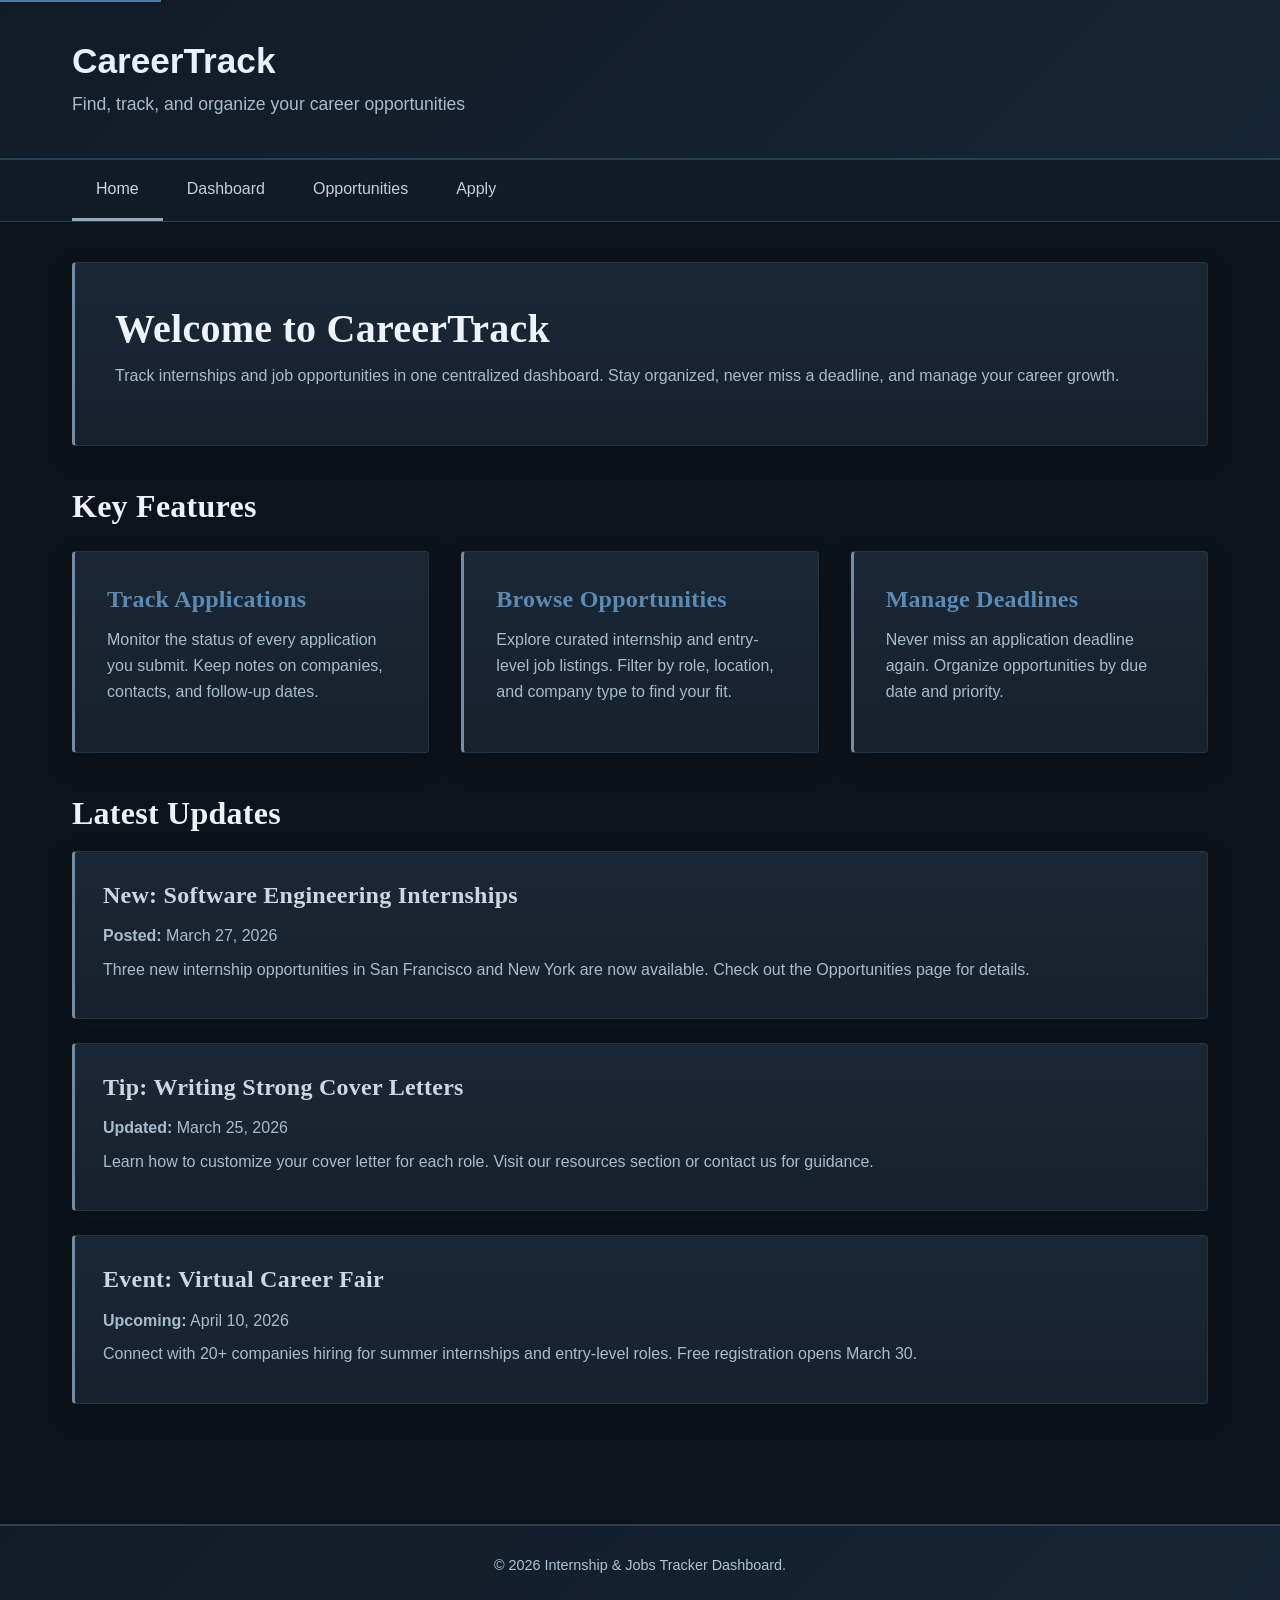
<file: index.html>
<!doctype html>
<html lang="en">
<head>
    <meta charset="UTF-8">
    <meta name="viewport" content="width=device-width, initial-scale=1.0">
    <title>CareerTrack</title>
    <link rel="stylesheet" href="styles.css">
</head>
<body>
    <a href="#main-content" class="skip-link">Skip to main content</a>
    
    <header>
        <div class="container">
            <p class="site-title">CareerTrack</p>
            <p class="tagline">Find, track, and organize your career opportunities</p>
        </div>
    </header>

    <nav>
        <div class="container">
            <ul class="nav-list">
                <li><a href="index.html" class="active">Home</a></li>
                <li><a href="dashboard.html">Dashboard</a></li>
                <li><a href="jobs.html">Opportunities</a></li>
                <li><a href="contact.html">Apply</a></li>
            </ul>
        </div>
    </nav>

    <main id="main-content">
        <div class="container">
            <section class="hero">
                <h1>Welcome to CareerTrack</h1>
                <p>Track internships and job opportunities in one centralized dashboard. Stay organized, never miss a deadline, and manage your career growth.</p>
            </section>

            <section class="features">
                <h2>Key Features</h2>
                <div class="feature-grid">
                    <article class="feature-card">
                        <h3>Track Applications</h3>
                        <p>Monitor the status of every application you submit. Keep notes on companies, contacts, and follow-up dates.</p>
                    </article>
                    <article class="feature-card">
                        <h3>Browse Opportunities</h3>
                        <p>Explore curated internship and entry-level job listings. Filter by role, location, and company type to find your fit.</p>
                    </article>
                    <article class="feature-card">
                        <h3>Manage Deadlines</h3>
                        <p>Never miss an application deadline again. Organize opportunities by due date and priority.</p>
                    </article>
                </div>
            </section>

            <section class="latest-updates">
                <h2>Latest Updates</h2>
                <div class="updates-list">
                    <article class="update-item">
                        <h3>New: Software Engineering Internships</h3>
                        <p><strong>Posted:</strong> March 27, 2026</p>
                        <p>Three new internship opportunities in San Francisco and New York are now available. Check out the Opportunities page for details.</p>
                    </article>
                    <article class="update-item">
                        <h3>Tip: Writing Strong Cover Letters</h3>
                        <p><strong>Updated:</strong> March 25, 2026</p>
                        <p>Learn how to customize your cover letter for each role. Visit our resources section or contact us for guidance.</p>
                    </article>
                    <article class="update-item">
                        <h3>Event: Virtual Career Fair</h3>
                        <p><strong>Upcoming:</strong> April 10, 2026</p>
                        <p>Connect with 20+ companies hiring for summer internships and entry-level roles. Free registration opens March 30.</p>
                    </article>
                </div>
            </section>
        </div>
    </main>

    <footer>
        <div class="container">
            <p>&copy; 2026 Internship & Jobs Tracker Dashboard.</p>
        </div>
    </footer>
</body>
</html>
</file>
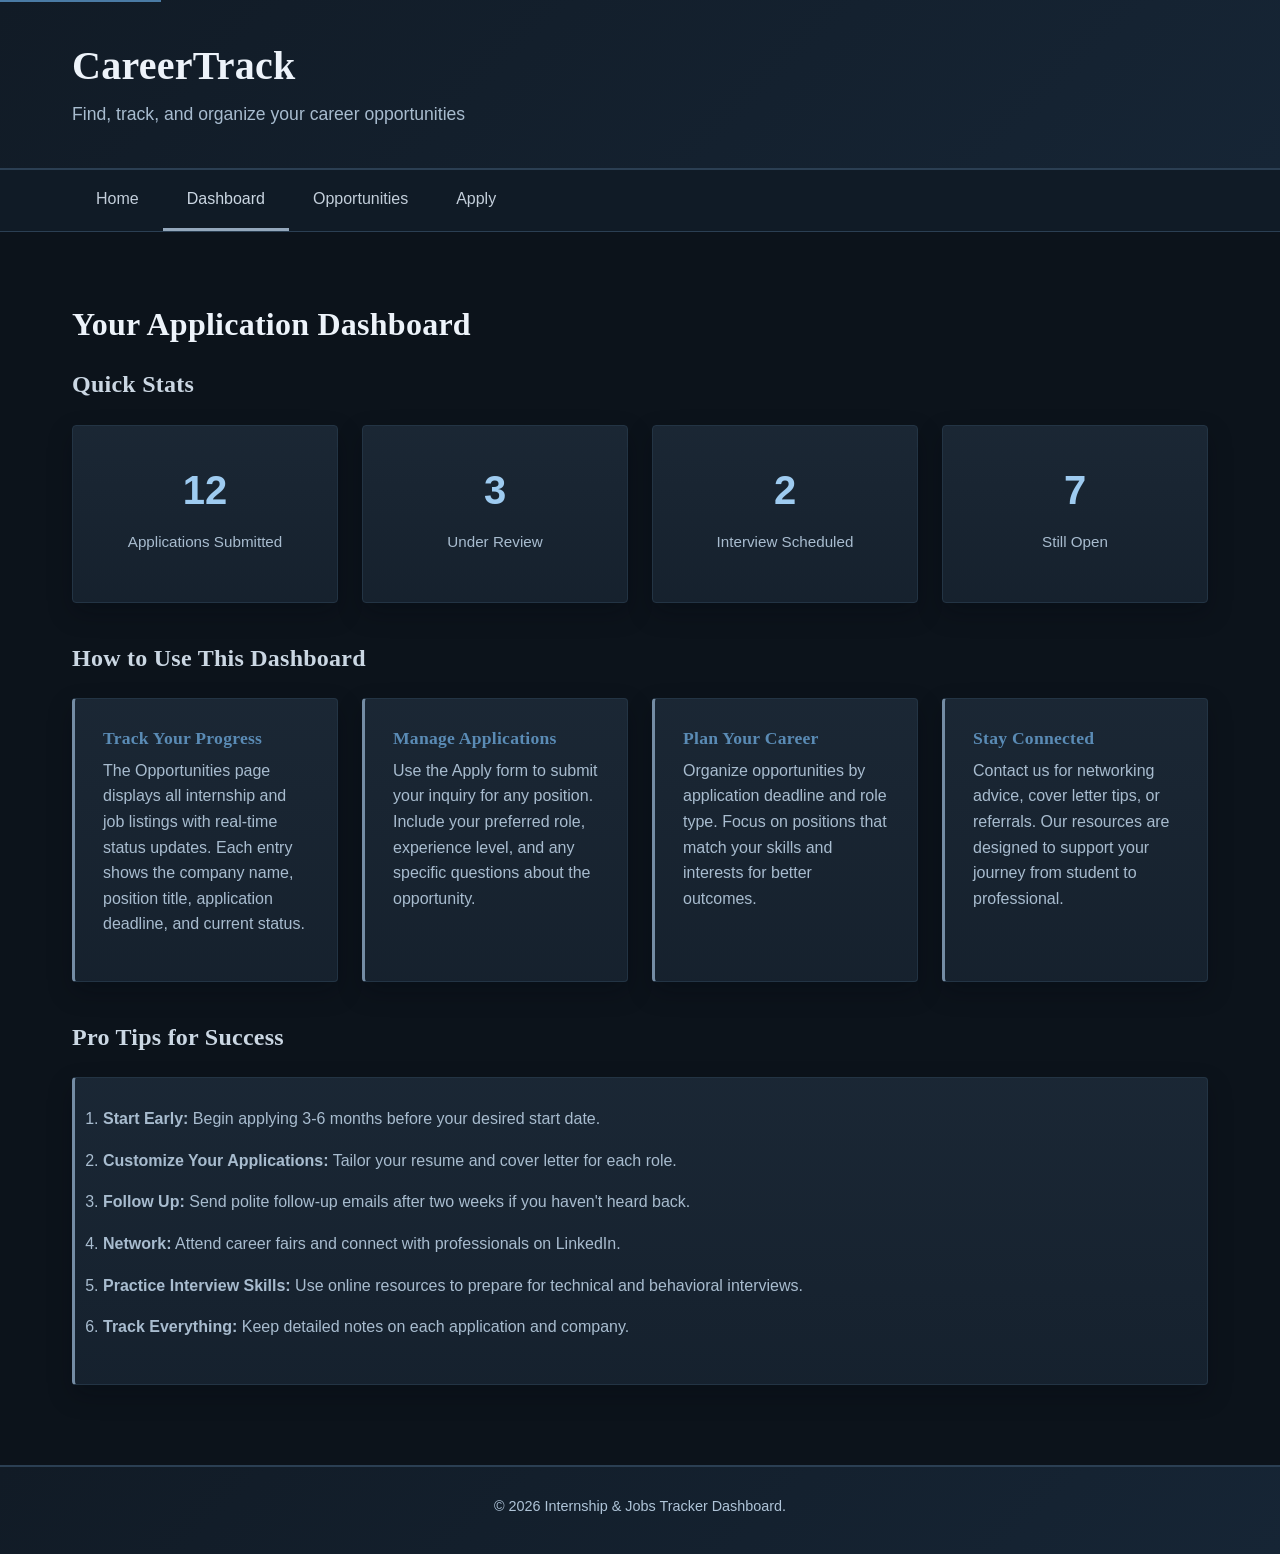
<file: about.html>
<!doctype html>
<html lang="en">
<head>
    <meta charset="UTF-8">
    <meta name="viewport" content="width=device-width, initial-scale=1.0">
    <title>Dashboard - CareerTrack</title>
    <link rel="stylesheet" href="styles.css">
</head>
<body>
    <a href="#main-content" class="skip-link">Skip to main content</a>
    
    <header>
        <div class="container">
            <h1>CareerTrack</h1>
            <p class="tagline">Find, track, and organize your career opportunities</p>
        </div>
    </header>

    <nav>
        <div class="container">
            <ul class="nav-list">
                <li><a href="index.html">Home</a></li>
                <li><a href="about.html" class="active">Dashboard</a></li>
                <li><a href="jobs.html">Opportunities</a></li>
                <li><a href="contact.html">Apply</a></li>
            </ul>
        </div>
    </nav>

    <main id="main-content">
        <div class="container">
            <h2>Your Application Dashboard</h2>
            
            <section class="dashboard-overview">
                <h3>Quick Stats</h3>
                <div class="stats-grid">
                    <div class="stat-card">
                        <p class="stat-number">12</p>
                        <p class="stat-label">Applications Submitted</p>
                    </div>
                    <div class="stat-card">
                        <p class="stat-number">3</p>
                        <p class="stat-label">Under Review</p>
                    </div>
                    <div class="stat-card">
                        <p class="stat-number">2</p>
                        <p class="stat-label">Interview Scheduled</p>
                    </div>
                    <div class="stat-card">
                        <p class="stat-number">7</p>
                        <p class="stat-label">Still Open</p>
                    </div>
                </div>
            </section>

            <section class="dashboard-content">
                <h3>How to Use This Dashboard</h3>
                <div class="info-boxes">
                    <article class="info-box">
                        <h4>Track Your Progress</h4>
                        <p>The Opportunities page displays all internship and job listings with real-time status updates. Each entry shows the company name, position title, application deadline, and current status.</p>
                    </article>
                    <article class="info-box">
                        <h4>Manage Applications</h4>
                        <p>Use the Apply form to submit your inquiry for any position. Include your preferred role, experience level, and any specific questions about the opportunity.</p>
                    </article>
                    <article class="info-box">
                        <h4>Plan Your Career</h4>
                        <p>Organize opportunities by application deadline and role type. Focus on positions that match your skills and interests for better outcomes.</p>
                    </article>
                    <article class="info-box">
                        <h4>Stay Connected</h4>
                        <p>Contact us for networking advice, cover letter tips, or referrals. Our resources are designed to support your journey from student to professional.</p>
                    </article>
                </div>
            </section>

            <section class="dashboard-tips">
                <h3>Pro Tips for Success</h3>
                <ol class="tips-list">
                    <li><strong>Start Early:</strong> Begin applying 3-6 months before your desired start date.</li>
                    <li><strong>Customize Your Applications:</strong> Tailor your resume and cover letter for each role.</li>
                    <li><strong>Follow Up:</strong> Send polite follow-up emails after two weeks if you haven't heard back.</li>
                    <li><strong>Network:</strong> Attend career fairs and connect with professionals on LinkedIn.</li>
                    <li><strong>Practice Interview Skills:</strong> Use online resources to prepare for technical and behavioral interviews.</li>
                    <li><strong>Track Everything:</strong> Keep detailed notes on each application and company.</li>
                </ol>
            </section>
        </div>
    </main>

    <footer>
        <div class="container">
            <p>&copy; 2026 Internship & Jobs Tracker Dashboard.</p>
        </div>
    </footer>
</body>
</html>
</file>
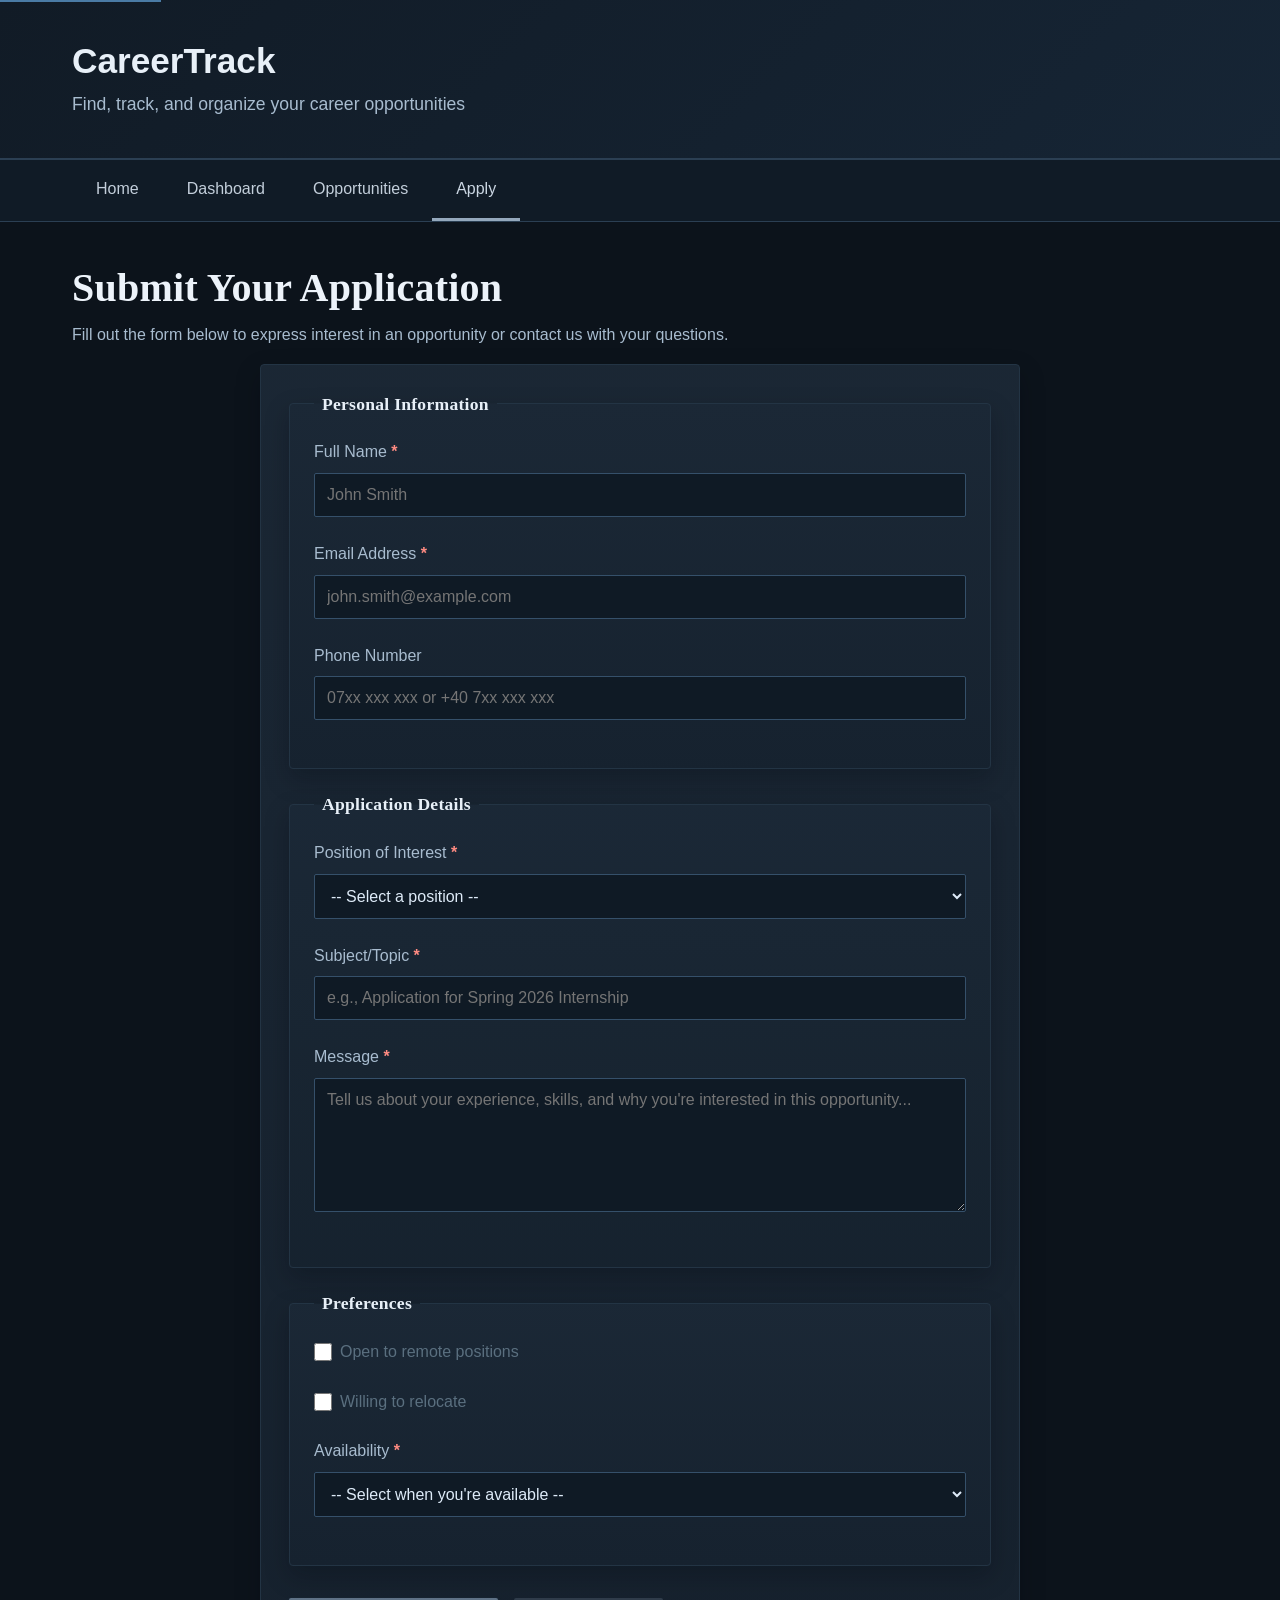
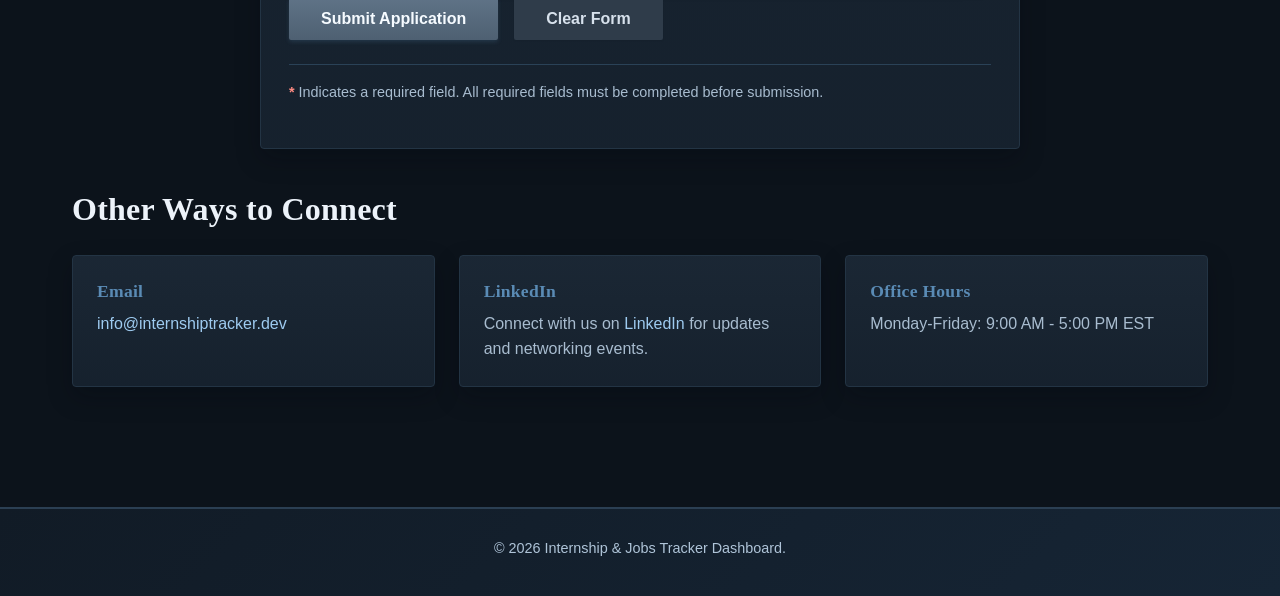
<file: contact.html>
<!doctype html>
<html lang="en">
<head>
    <meta charset="UTF-8">
    <meta name="viewport" content="width=device-width, initial-scale=1.0">
    <title>Apply - CareerTrack</title>
    <link rel="stylesheet" href="styles.css">
</head>
<body>
    <a href="#main-content" class="skip-link">Skip to main content</a>
    
    <header>
        <div class="container">
            <p class="site-title">CareerTrack</p>
            <p class="tagline">Find, track, and organize your career opportunities</p>
        </div>
    </header>

    <nav>
        <div class="container">
            <ul class="nav-list">
                <li><a href="index.html">Home</a></li>
                <li><a href="dashboard.html">Dashboard</a></li>
                <li><a href="jobs.html">Opportunities</a></li>
                <li><a href="contact.html" class="active">Apply</a></li>
            </ul>
        </div>
    </nav>

    <main id="main-content">
        <div class="container">
            <h1>Submit Your Application</h1>
            <p>Fill out the form below to express interest in an opportunity or contact us with your questions.</p>

            <section class="form-section">
                <form class="application-form" action="#" method="POST">
                    
                    <fieldset>
                        <legend>Personal Information</legend>
                        
                        <div class="form-group">
                            <label for="full-name">Full Name <span class="required">*</span></label>
                            <input 
                                type="text" 
                                id="full-name" 
                                name="full_name" 
                                required 
                                placeholder="John Smith"
                                aria-required="true"
                            >
                        </div>

                        <div class="form-group">
                            <label for="email">Email Address <span class="required">*</span></label>
                            <input 
                                type="email" 
                                id="email" 
                                name="email" 
                                required 
                                placeholder="john.smith@example.com"
                                aria-required="true"
                            >
                        </div>

                        <div class="form-group">
                            <label for="phone">Phone Number</label>
                            <input 
                                type="tel" 
                                id="phone" 
                                name="phone" 
                                placeholder="07xx xxx xxx or +40 7xx xxx xxx"
                                inputmode="tel"
                                autocomplete="tel-national"
                                pattern="^(\+40\s?|0)7\d{2}[\s.-]?\d{3}[\s.-]?\d{3}$"
                                title="Use a valid phone number from Romania: 07xx xxx xxx or +40 7xx xxx xxx"
                            >
                        </div>
                    </fieldset>

                    <fieldset>
                        <legend>Application Details</legend>
                        
                        <div class="form-group">
                            <label for="position">Position of Interest <span class="required">*</span></label>
                            <select id="position" name="position" required aria-required="true">
                                <option value="">-- Select a position --</option>
                                <option value="software-eng">Software Engineering Internship</option>
                                <option value="data-analytics">Data Analytics Internship</option>
                                <option value="ui-ux">UI/UX Design Internship</option>
                                <option value="business-analyst">Business Analyst Internship</option>
                                <option value="environmental">Environmental Science Internship</option>
                                <option value="marketing">Marketing & Communications Internship</option>
                                <option value="cybersecurity">Cybersecurity Internship</option>
                                <option value="product-mgmt">Product Management Internship</option>
                            </select>
                        </div>

                        <div class="form-group">
                            <label for="subject">Subject/Topic <span class="required">*</span></label>
                            <input 
                                type="text" 
                                id="subject" 
                                name="subject" 
                                required 
                                placeholder="e.g., Application for Spring 2026 Internship"
                                aria-required="true"
                            >
                        </div>

                        <div class="form-group">
                            <label for="message">Message <span class="required">*</span></label>
                            <textarea 
                                id="message" 
                                name="message" 
                                rows="6" 
                                required 
                                placeholder="Tell us about your experience, skills, and why you're interested in this opportunity..."
                                aria-required="true"
                            ></textarea>
                        </div>
                    </fieldset>

                    <fieldset>
                        <legend>Preferences</legend>
                        
                        <div class="form-group checkbox-group">
                            <label for="remote">
                                <input 
                                    type="checkbox" 
                                    id="remote" 
                                    name="remote" 
                                    value="yes"
                                >
                                Open to remote positions
                            </label>
                        </div>

                        <div class="form-group checkbox-group">
                            <label for="relocation">
                                <input 
                                    type="checkbox" 
                                    id="relocation" 
                                    name="relocation" 
                                    value="yes"
                                >
                                Willing to relocate
                            </label>
                        </div>

                        <div class="form-group">
                            <label for="availability">Availability <span class="required">*</span></label>
                            <select id="availability" name="availability" required aria-required="true">
                                <option value="">-- Select when you're available --</option>
                                <option value="summer-2026">Summer 2026</option>
                                <option value="fall-2026">Fall 2026</option>
                                <option value="spring-2027">Spring 2027</option>
                                <option value="immediate">Immediate</option>
                                <option value="flexible">Flexible</option>
                            </select>
                        </div>
                    </fieldset>

                    <div class="form-actions">
                        <button type="submit" class="btn btn-primary">Submit Application</button>
                        <button type="reset" class="btn btn-secondary">Clear Form</button>
                    </div>

                    <p class="form-note"><span class="required">*</span> Indicates a required field. All required fields must be completed before submission.</p>
                </form>
            </section>

            <section class="contact-info">
                <h2>Other Ways to Connect</h2>
                <div class="contact-methods">
                    <article class="contact-method">
                        <h4>Email</h4>
                        <p><a href="mailto:info@internshiptracker.dev">info@internshiptracker.dev</a></p>
                    </article>
                    <article class="contact-method">
                        <h4>LinkedIn</h4>
                        <p>Connect with us on <a href="https://linkedin.com" target="_blank" rel="noopener noreferrer">LinkedIn</a> for updates and networking events.</p>
                    </article>
                    <article class="contact-method">
                        <h4>Office Hours</h4>
                        <p>Monday-Friday: 9:00 AM - 5:00 PM EST</p>
                    </article>
                </div>
            </section>
        </div>
    </main>

    <footer>
        <div class="container">
            <p>&copy; 2026 Internship & Jobs Tracker Dashboard.</p>
        </div>
    </footer>
</body>
</html>
</file>
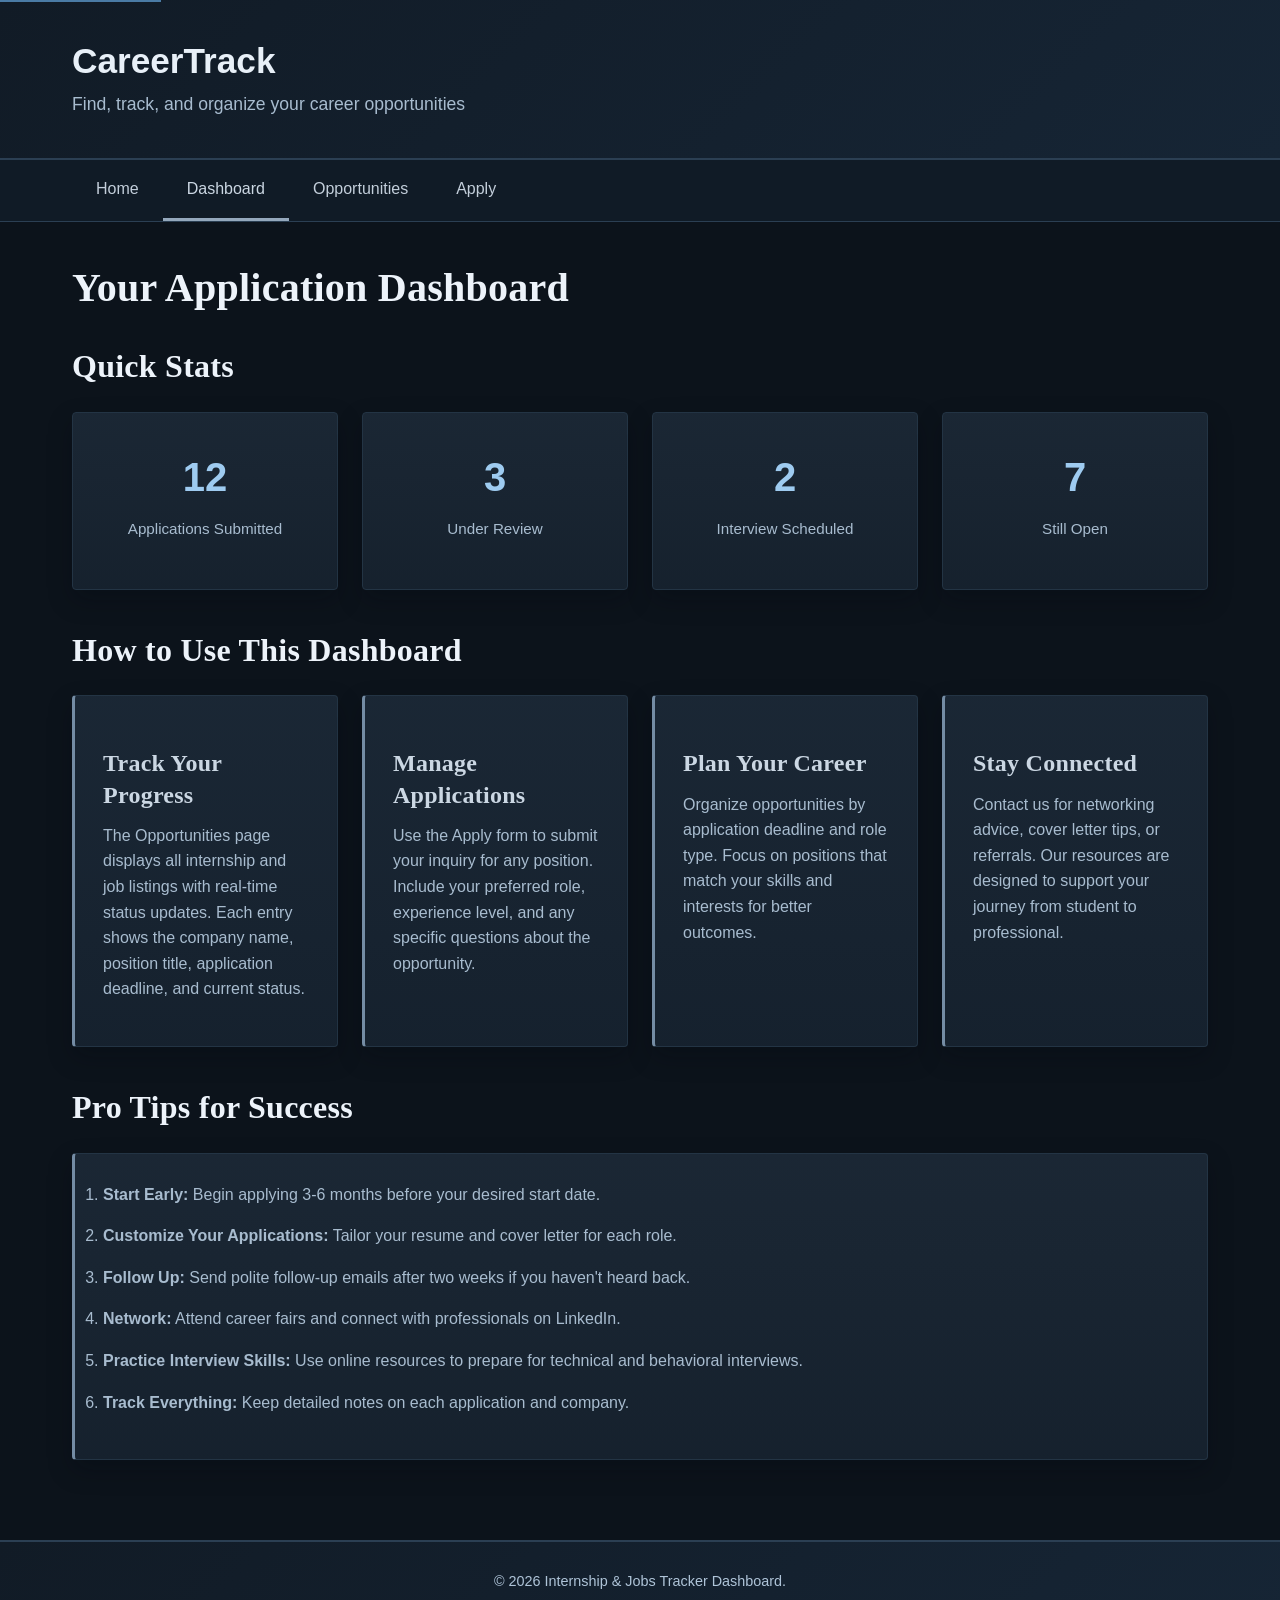
<file: dashboard.html>
<!doctype html>
<html lang="en">
<head>
    <meta charset="UTF-8">
    <meta name="viewport" content="width=device-width, initial-scale=1.0">
    <title>Dashboard - CareerTrack</title>
    <link rel="stylesheet" href="styles.css">
</head>
<body>
    <a href="#main-content" class="skip-link">Skip to main content</a>
    
    <header>
        <div class="container">
            <p class="site-title">CareerTrack</p>
            <p class="tagline">Find, track, and organize your career opportunities</p>
        </div>
    </header>

    <nav>
        <div class="container">
            <ul class="nav-list">
                <li><a href="index.html">Home</a></li>
                <li><a href="dashboard.html" class="active">Dashboard</a></li>
                <li><a href="jobs.html">Opportunities</a></li>
                <li><a href="contact.html">Apply</a></li>
            </ul>
        </div>
    </nav>

    <main id="main-content">
        <div class="container">
            <h1>Your Application Dashboard</h1>
            
            <section class="dashboard-overview">
                <h2>Quick Stats</h2>
                <div class="stats-grid">
                    <div class="stat-card">
                        <p class="stat-number">12</p>
                        <p class="stat-label">Applications Submitted</p>
                    </div>
                    <div class="stat-card">
                        <p class="stat-number">3</p>
                        <p class="stat-label">Under Review</p>
                    </div>
                    <div class="stat-card">
                        <p class="stat-number">2</p>
                        <p class="stat-label">Interview Scheduled</p>
                    </div>
                    <div class="stat-card">
                        <p class="stat-number">7</p>
                        <p class="stat-label">Still Open</p>
                    </div>
                </div>
            </section>

            <section class="dashboard-content">
                <h2>How to Use This Dashboard</h2>
                <div class="info-boxes">
                    <article class="info-box">
                        <h3>Track Your Progress</h3>
                        <p>The Opportunities page displays all internship and job listings with real-time status updates. Each entry shows the company name, position title, application deadline, and current status.</p>
                    </article>
                    <article class="info-box">
                        <h3>Manage Applications</h3>
                        <p>Use the Apply form to submit your inquiry for any position. Include your preferred role, experience level, and any specific questions about the opportunity.</p>
                    </article>
                    <article class="info-box">
                        <h3>Plan Your Career</h3>
                        <p>Organize opportunities by application deadline and role type. Focus on positions that match your skills and interests for better outcomes.</p>
                    </article>
                    <article class="info-box">
                        <h3>Stay Connected</h3>
                        <p>Contact us for networking advice, cover letter tips, or referrals. Our resources are designed to support your journey from student to professional.</p>
                    </article>
                </div>
            </section>

            <section class="dashboard-tips">
                <h2>Pro Tips for Success</h2>
                <ol class="tips-list">
                    <li><strong>Start Early:</strong> Begin applying 3-6 months before your desired start date.</li>
                    <li><strong>Customize Your Applications:</strong> Tailor your resume and cover letter for each role.</li>
                    <li><strong>Follow Up:</strong> Send polite follow-up emails after two weeks if you haven't heard back.</li>
                    <li><strong>Network:</strong> Attend career fairs and connect with professionals on LinkedIn.</li>
                    <li><strong>Practice Interview Skills:</strong> Use online resources to prepare for technical and behavioral interviews.</li>
                    <li><strong>Track Everything:</strong> Keep detailed notes on each application and company.</li>
                </ol>
            </section>
        </div>
    </main>

    <footer>
        <div class="container">
            <p>&copy; 2026 Internship & Jobs Tracker Dashboard.</p>
        </div>
    </footer>
</body>
</html>
</file>
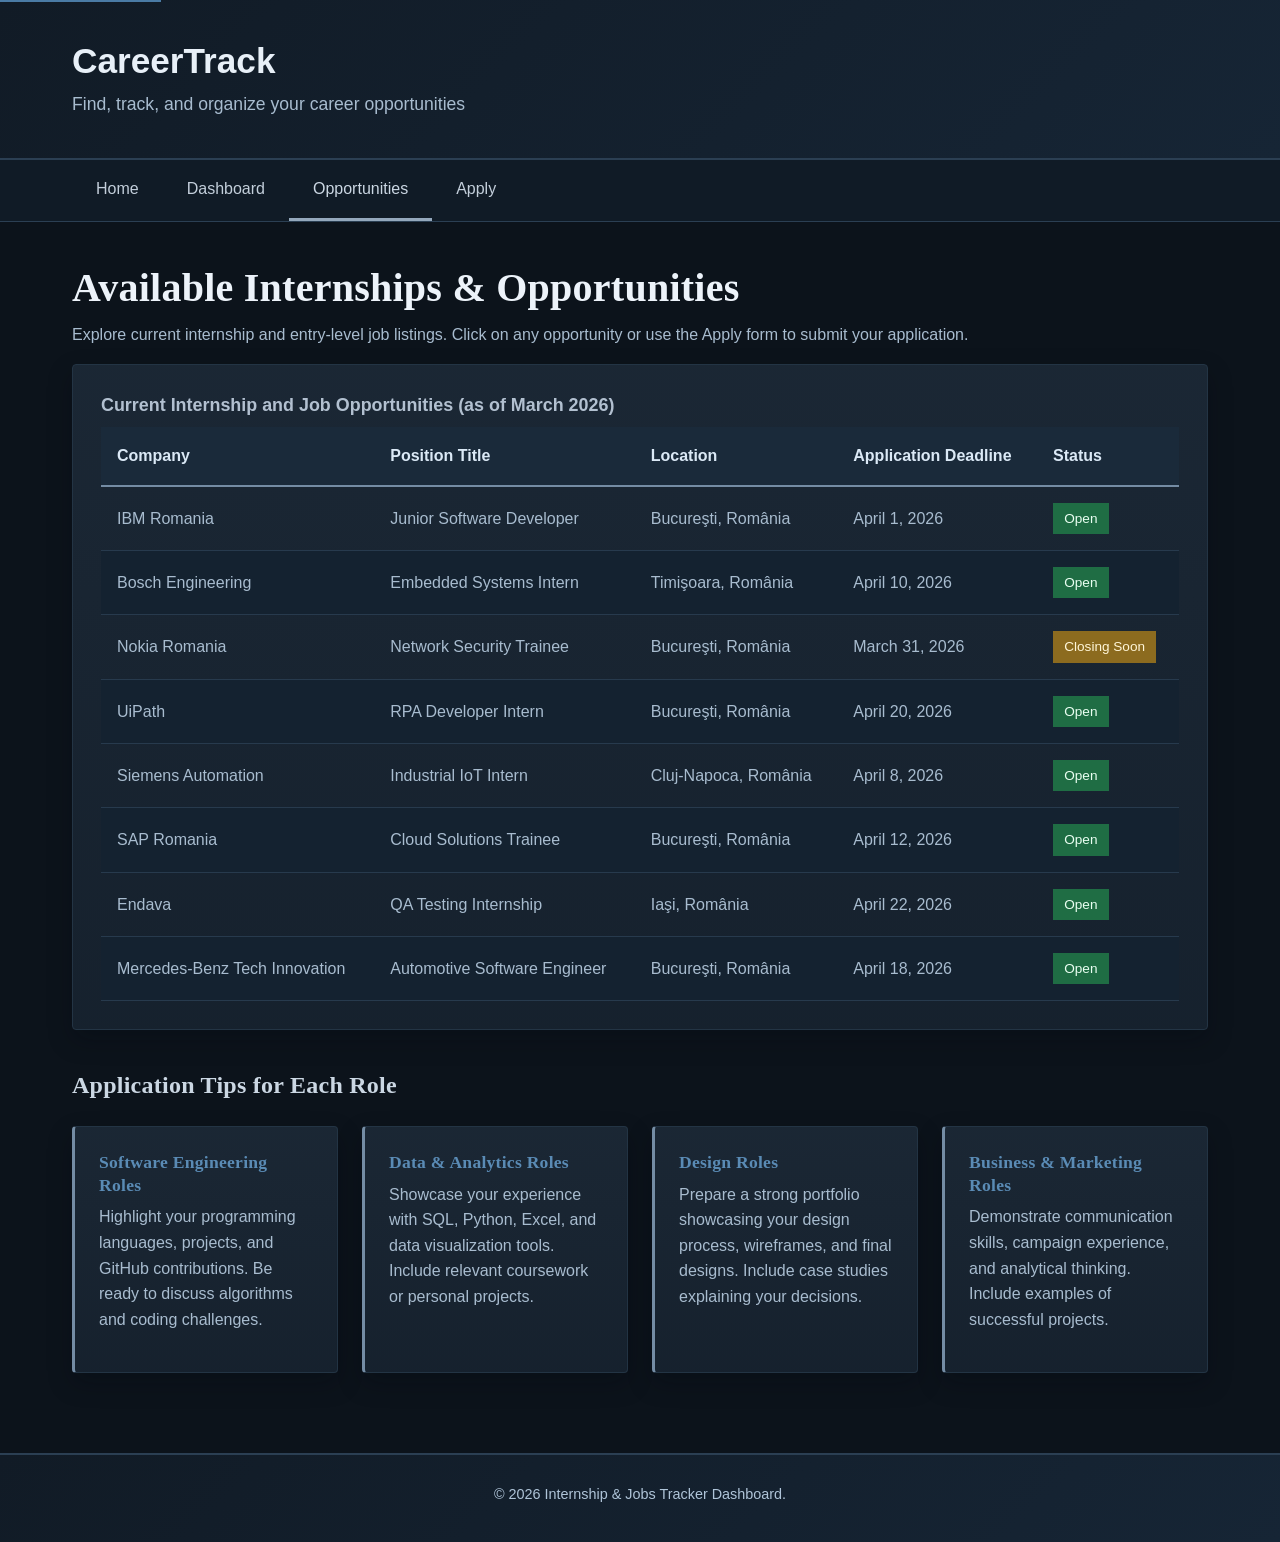
<file: jobs.html>
<!doctype html>
<html lang="en">
<head>
    <meta charset="UTF-8">
    <meta name="viewport" content="width=device-width, initial-scale=1.0">
    <title>Opportunities - CareerTrack</title>
    <link rel="stylesheet" href="styles.css">
</head>
<body>
    <a href="#main-content" class="skip-link">Skip to main content</a>
    
    <header>
        <div class="container">
            <p class="site-title">CareerTrack</p>
            <p class="tagline">Find, track, and organize your career opportunities</p>
        </div>
    </header>

    <nav>
        <div class="container">
            <ul class="nav-list">
                <li><a href="index.html">Home</a></li>
                <li><a href="dashboard.html">Dashboard</a></li>
                <li><a href="jobs.html" class="active">Opportunities</a></li>
                <li><a href="contact.html">Apply</a></li>
            </ul>
        </div>
    </nav>

    <main id="main-content">
        <div class="container">
            <h1>Available Internships & Opportunities</h1>
            <p>Explore current internship and entry-level job listings. Click on any opportunity or use the Apply form to submit your application.</p>

            <section class="opportunities-table-section">
                <table class="opportunities-table">
                    <caption>Current Internship and Job Opportunities (as of March 2026)</caption>
                    <thead>
                        <tr>
                            <th scope="col">Company</th>
                            <th scope="col">Position Title</th>
                            <th scope="col">Location</th>
                            <th scope="col">Application Deadline</th>
                            <th scope="col">Status</th>
                        </tr>
                    </thead>
                    <tbody>
                        <tr>
                            <td>IBM Romania</td>
                            <td>Junior Software Developer</td>
                            <td>Bucureşti, România</td>
                            <td>April 1, 2026</td>
                            <td><span class="status-open">Open</span></td>
                        </tr>
                        <tr>
                            <td>Bosch Engineering</td>
                            <td>Embedded Systems Intern</td>
                            <td>Timişoara, România</td>
                            <td>April 10, 2026</td>
                            <td><span class="status-open">Open</span></td>
                        </tr>
                        <tr>
                            <td>Nokia Romania</td>
                            <td>Network Security Trainee</td>
                            <td>Bucureşti, România</td>
                            <td>March 31, 2026</td>
                            <td><span class="status-closing">Closing Soon</span></td>
                        </tr>
                        <tr>
                            <td>UiPath</td>
                            <td>RPA Developer Intern</td>
                            <td>Bucureşti, România</td>
                            <td>April 20, 2026</td>
                            <td><span class="status-open">Open</span></td>
                        </tr>
                        <tr>
                            <td>Siemens Automation</td>
                            <td>Industrial IoT Intern</td>
                            <td>Cluj-Napoca, România</td>
                            <td>April 8, 2026</td>
                            <td><span class="status-open">Open</span></td>
                        </tr>
                        <tr>
                            <td>SAP Romania</td>
                            <td>Cloud Solutions Trainee</td>
                            <td>Bucureşti, România</td>
                            <td>April 12, 2026</td>
                            <td><span class="status-open">Open</span></td>
                        </tr>
                        <tr>
                            <td>Endava</td>
                            <td>QA Testing Internship</td>
                            <td>Iaşi, România</td>
                            <td>April 22, 2026</td>
                            <td><span class="status-open">Open</span></td>
                        </tr>
                        <tr>
                            <td>Mercedes-Benz Tech Innovation</td>
                            <td>Automotive Software Engineer</td>
                            <td>Bucureşti, România</td>
                            <td>April 18, 2026</td>
                            <td><span class="status-open">Open</span></td>
                        </tr>
                    </tbody>
                </table>
            </section>

            <section class="application-notes">
                <h3>Application Tips for Each Role</h3>
                <div class="tips-container">
                    <article class="tip">
                        <h4>Software Engineering Roles</h4>
                        <p>Highlight your programming languages, projects, and GitHub contributions. Be ready to discuss algorithms and coding challenges.</p>
                    </article>
                    <article class="tip">
                        <h4>Data & Analytics Roles</h4>
                        <p>Showcase your experience with SQL, Python, Excel, and data visualization tools. Include relevant coursework or personal projects.</p>
                    </article>
                    <article class="tip">
                        <h4>Design Roles</h4>
                        <p>Prepare a strong portfolio showcasing your design process, wireframes, and final designs. Include case studies explaining your decisions.</p>
                    </article>
                    <article class="tip">
                        <h4>Business & Marketing Roles</h4>
                        <p>Demonstrate communication skills, campaign experience, and analytical thinking. Include examples of successful projects.</p>
                    </article>
                </div>
            </section>
        </div>
    </main>

    <footer>
        <div class="container">
            <p>&copy; 2026 Internship & Jobs Tracker Dashboard.</p>
        </div>
    </footer>
</body>
</html>
</file>
<file: styles.css>
* {
    margin: 0;
    padding: 0;
    box-sizing: border-box;
}

html {
    scroll-behavior: smooth;
}

body {
    font-family: 'Segoe UI', Tahoma, Geneva, Verdana, sans-serif;
    font-size: 16px;
    line-height: 1.6;
    color: #4a5f6f;
    background-color: #f5f7fa;
}

h1 {
    font-size: 2.5rem;
    font-weight: 700;
    color: #2c4563;
    margin-bottom: 0.5rem;
}

h2 {
    font-size: 2rem;
    font-weight: 700;
    color: #34527a;
    margin-top: 2rem;
    margin-bottom: 1rem;
}

h3 {
    font-size: 1.5rem;
    font-weight: 600;
    color: #5a8bb5;
    margin-top: 1.5rem;
    margin-bottom: 0.75rem;
}

h4 {
    font-size: 1.1rem;
    font-weight: 600;
    color: #5a8bb5;
    margin-top: 1rem;
    margin-bottom: 0.5rem;
}

p {
    margin-bottom: 1rem;
    color: #5a6f7f;
}

a {
    color: #5a8bb5;
    text-decoration: none;
    transition: color 0.2s ease;
}

a:hover,
a:focus {
    color: #3d6b98;
    text-decoration: underline;
}

a:focus {
    outline: 2px solid #5a8bb5;
    outline-offset: 2px;
}

.skip-link {
    position: absolute;
    top: -40px;
    left: 0;
    background: #5a8bb5;
    color: white;
    padding: 8px;
    text-decoration: none;
    z-index: 100;
    border-radius: 0;
}

.skip-link:focus {
    top: 0;
}


.container {
    max-width: 1200px;
    margin: 0 auto;
    padding: 0 2rem;
}


header {
    background: linear-gradient(135deg, #e8f0f8 0%, #d4e5f0 100%);
    color: #2c4563;
    padding: 2.5rem 0;
    border-bottom: 2px solid #5a8bb5;
}

header .site-title {
    color: #2c4563;
    font-size: 2.2rem;
    font-weight: 700;
    line-height: 1.2;
    margin-bottom: 0.5rem;
}

.tagline {
    font-size: 1.1rem;
    color: #5a7a8f;
    margin: 0;
}


nav {
    background-color: white;
    border-bottom: 2px solid #e8f0f8;
    position: sticky;
    top: 0;
    z-index: 50;
}

.nav-list {
    list-style: none;
    display: flex;
    flex-wrap: wrap;
    gap: 0;
}

.nav-list a {
    display: block;
    padding: 1rem 1.5rem;
    color: #5a8bb5;
    font-weight: 500;
    transition: background-color 0.15s ease, color 0.15s ease;
    text-decoration: none;
    border-bottom: 3px solid transparent;
}

.nav-list a:hover {
    background-color: #f5f7fa;
    text-decoration: none;
    color: #3d6b98;
}

.nav-list a:focus {
    outline: 2px solid #5a8bb5;
    outline-offset: -4px;
}

.nav-list a.active {
    background-color: transparent;
    border-bottom: 3px solid #5a8bb5;
    color: #2c4563;
    text-decoration: none;
}

main {
    padding: 2.5rem 0;
    min-height: calc(100vh - 300px);
}


.hero {
    background-color: white;
    padding: 2.5rem;
    border-radius: 4px;
    border: 1px solid #d0dce8;
    border-left: 4px solid #5a8bb5;
    margin-bottom: 2.5rem;
    box-shadow: 0 1px 3px rgba(0, 0, 0, 0.05);
}

.hero h2 {
    margin-top: 0;
    color: #34527a;
}


.features {
    margin-bottom: 2.5rem;
}

.feature-grid {
    display: grid;
    grid-template-columns: repeat(auto-fit, minmax(280px, 1fr));
    gap: 2rem;
    margin-top: 1.5rem;
}

.feature-card {
    background-color: white;
    padding: 2rem;
    border-radius: 4px;
    border: 1px solid #d0dce8;
    border-left: 4px solid #5a8bb5;
    transition: box-shadow 0.2s ease, transform 0.2s ease;
    box-shadow: 0 1px 3px rgba(0, 0, 0, 0.05);
}

.feature-card:hover {
    box-shadow: 0 4px 8px rgba(90, 139, 181, 0.15);
    transform: translateY(-2px);
}

.feature-card h3 {
    margin-top: 0;
    color: #5a8bb5;
}


.latest-updates {
    margin-bottom: 2.5rem;
}

.updates-list {
    display: grid;
    gap: 1.5rem;
}

.update-item {
    background-color: white;
    padding: 1.75rem;
    border-radius: 4px;
    border: 1px solid #d0dce8;
    border-left: 4px solid #5a8bb5;
    box-shadow: 0 1px 3px rgba(0, 0, 0, 0.05);
}

.update-item h3 {
    margin-top: 0;
    color: #34527a;
}

.update-item p {
    margin-bottom: 0.5rem;
}


.dashboard-overview {
    margin-bottom: 2.5rem;
}

.stats-grid {
    display: grid;
    grid-template-columns: repeat(auto-fit, minmax(200px, 1fr));
    gap: 1.5rem;
    margin-top: 1.5rem;
}

.stat-card {
    background: linear-gradient(135deg, #e8f0f8 0%, #d4e5f0 100%);
    color: #2c4563;
    padding: 2rem;
    border-radius: 4px;
    text-align: center;
    border: 1px solid #c0d5e8;
    box-shadow: 0 2px 4px rgba(90, 139, 181, 0.1);
}

.stat-number {
    font-size: 2.5rem;
    font-weight: 700;
    color: #5a8bb5;
    margin-bottom: 0.5rem;
}

.stat-label {
    font-size: 0.95rem;
    opacity: 1;
    color: #5a7a8f;
}

.dashboard-content {
    margin-bottom: 2.5rem;
}

.info-boxes {
    display: grid;
    grid-template-columns: repeat(auto-fit, minmax(250px, 1fr));
    gap: 1.5rem;
    margin-top: 1.5rem;
}

.info-box {
    background-color: white;
    padding: 1.75rem;
    border-radius: 4px;
    border: 1px solid #d0dce8;
    border-left: 4px solid #5a8bb5;
    box-shadow: 0 1px 3px rgba(0, 0, 0, 0.05);
}

.info-box h4 {
    margin-top: 0;
    color: #5a8bb5;
}


.tips-list {
    background-color: white;
    padding: 1.75rem;
    border-radius: 4px;
    border: 1px solid #d0dce8;
    border-left: 4px solid #5a8bb5;
    margin-top: 1.5rem;
    box-shadow: 0 1px 3px rgba(0, 0, 0, 0.05);
}

.tips-list li {
    margin-bottom: 1rem;
    color: #5a6f7f;
}


.opportunities-table-section {
    background-color: white;
    padding: 1.75rem;
    border-radius: 4px;
    border: 1px solid #d0dce8;
    box-shadow: 0 1px 3px rgba(0, 0, 0, 0.05);
    overflow-x: auto;
    margin-bottom: 2.5rem;
}

.opportunities-table {
    width: 100%;
    border-collapse: collapse;
    margin-top: 1rem;
}

.opportunities-table caption {
    text-align: left;
    padding: 1rem 0;
    font-weight: 600;
    color: #2c4563;
    font-size: 0.95rem;
}

.opportunities-table thead {
    background-color: #e8f0f8;
    color: #2c4563;
    border-bottom: 2px solid #5a8bb5;
}

.opportunities-table th {
    padding: 1rem;
    text-align: left;
    font-weight: 600;
    color: #2c4563;
    border: none;
}

.opportunities-table td {
    padding: 1rem;
    border-bottom: 1px solid #e0e5ec;
    color: #5a6f7f;
}

.opportunities-table tbody tr:hover {
    background-color: #f5f7fa;
}

.opportunities-table tbody tr:nth-child(even) {
    background-color: white;
}


.status-open {
    display: inline-block;
    background-color: #d4edda;
    color: #5a7a5f;
    padding: 0.3rem 0.7rem;
    border-radius: 0;
    font-size: 0.85rem;
    font-weight: 500;
}

.status-closing {
    display: inline-block;
    background-color: #fff3cd;
    color: #856404;
    padding: 0.3rem 0.7rem;
    border-radius: 0;
    font-size: 0.85rem;
    font-weight: 500;
}


.tips-container {
    display: grid;
    grid-template-columns: repeat(auto-fit, minmax(250px, 1fr));
    gap: 1.5rem;
    margin-top: 1.5rem;
}

.tip {
    background-color: white;
    padding: 1.5rem;
    border-radius: 4px;
    border: 1px solid #d0dce8;
    border-left: 4px solid #5a8bb5;
    box-shadow: 0 1px 3px rgba(0, 0, 0, 0.05);
}

.tip h4 {
    margin-top: 0;
    color: #5a8bb5;
}

.form-section {
    background-color: white;
    padding: 1.75rem;
    border-radius: 4px;
    border: 1px solid #d0dce8;
    box-shadow: 0 1px 3px rgba(0, 0, 0, 0.05);
    margin-bottom: 2.5rem;
}

.application-form {
    max-width: 600px;
}

fieldset {
    border: 1px solid #d0dce8;
    padding: 1.5rem;
    margin-bottom: 1.5rem;
    border-radius: 4px;
    background-color: #f5f7fa;
}

legend {
    font-size: 1.1rem;
    font-weight: 600;
    color: #2c4563;
    padding: 0 0.5rem;
}

.form-group {
    margin-bottom: 1.5rem;
}

label {
    display: block;
    margin-bottom: 0.5rem;
    font-weight: 500;
    color: #34527a;
}

.required {
    color: #c85a52;
    font-weight: 600;
}

input[type="text"],
input[type="email"],
input[type="tel"],
select,
textarea {
    width: 100%;
    padding: 0.75rem;
    border: 1px solid #d0dce8;
    border-radius: 2px;
    font-size: 1rem;
    font-family: inherit;
    transition: border-color 0.15s ease, box-shadow 0.15s ease;
    background-color: white;
    color: #5a6f7f;
}

input[type="text"]:focus,
input[type="email"]:focus,
input[type="tel"]:focus,
select:focus,
textarea:focus {
    outline: none;
    border-color: #5a8bb5;
    box-shadow: 0 0 0 3px rgba(90, 139, 181, 0.1);
}

textarea {
    resize: vertical;
    min-height: 120px;
}

.checkbox-group {
    display: flex;
    align-items: center;
}

.checkbox-group label {
    display: flex;
    align-items: center;
    margin-bottom: 0;
    font-weight: normal;
    margin-right: 1.5rem;
    color: #5a6f7f;
}

input[type="checkbox"] {
    margin-right: 0.5rem;
    width: 18px;
    height: 18px;
    cursor: pointer;
}

.form-actions {
    display: flex;
    gap: 1rem;
    margin-top: 2rem;
}

.btn {
    padding: 0.75rem 2rem;
    border: none;
    border-radius: 2px;
    font-size: 1rem;
    font-weight: 600;
    cursor: pointer;
    transition: background-color 0.15s ease, box-shadow 0.15s ease;
}

.btn:focus {
    outline: 2px solid #5a8bb5;
    outline-offset: 2px;
}

.btn:active {
    transform: none;
}

.btn-primary {
    background-color: #5a8bb5;
    color: white;
    box-shadow: 0 2px 4px rgba(90, 139, 181, 0.2);
}

.btn-primary:hover {
    background-color: #4a7ba5;
}

.btn-secondary {
    background-color: #e0e8f0;
    color: #34527a;
    box-shadow: 0 1px 2px rgba(0, 0, 0, 0.05);
}

.btn-secondary:hover {
    background-color: #d0dce8;
}

.form-note {
    font-size: 0.9rem;
    color: #8a9fab;
    margin-top: 1.5rem;
    padding-top: 1rem;
    border-top: 1px solid #d0dce8;
}

.contact-info {
    margin-bottom: 2.5rem;
}

.contact-methods {
    display: grid;
    grid-template-columns: repeat(auto-fit, minmax(250px, 1fr));
    gap: 1.5rem;
    margin-top: 1.5rem;
}

.contact-method {
    background-color: white;
    padding: 1.5rem;
    border-radius: 4px;
    border: 1px solid #d0dce8;
    box-shadow: 0 1px 3px rgba(0, 0, 0, 0.05);
}

.contact-method h4 {
    margin-top: 0;
    color: #5a8bb5;
}

.contact-method p {
    margin-bottom: 0;
    color: #5a6f7f;
}


footer {
    background: linear-gradient(135deg, #e8f0f8 0%, #d4e5f0 100%);
    color: #2c4563;
    text-align: center;
    padding: 1.75rem 0;
    margin-top: 2.5rem;
    border-top: 2px solid #5a8bb5;
}

footer p {
    margin-bottom: 0.5rem;
    color: #34527a;
}

footer p:last-child {
    font-size: 0.9rem;
    color: #5a7a8f;
}

body {
    color: #d8e1ea;
    background-color: #0f1720;
}

h1,
h2 {
    color: #e8f0f8;
}

h3,
h4 {
    color: #8fc2ec;
}

p,
label,
.stat-label,
.form-note,
.contact-method p,
.tips-list li,
.opportunities-table td,
.tagline {
    color: #b7c7d8;
}

a {
    color: #9ecbf0;
}

a:hover,
a:focus {
    color: #c2dff8;
}

a:focus,
.btn:focus,
.nav-list a:focus {
    outline-color: #9ecbf0;
}

.skip-link {
    background: #4a7ba5;
    color: #ffffff;
}

header {
    background: linear-gradient(135deg, #182633 0%, #1d3245 100%);
    color: #e8f0f8;
    border-bottom: 2px solid #4a7ba5;
}

header .site-title {
    color: #e8f0f8;
}

nav {
    background-color: #13202d;
    border-bottom: 1px solid #24394c;
}

.nav-list a {
    color: #9ecbf0;
}

.nav-list a:hover {
    background-color: #1a2b3b;
    color: #d5ebff;
}

.nav-list a.active {
    border-bottom-color: #8fc2ec;
    color: #e8f0f8;
}

.hero,
.feature-card,
.update-item,
.info-box,
.tips-list,
.opportunities-table-section,
.tip,
.form-section,
.contact-method {
    background-color: #162330;
    border-color: #24394c;
    box-shadow: 0 2px 10px rgba(0, 0, 0, 0.25);
}

.hero,
.feature-card,
.update-item,
.info-box,
.tips-list,
.tip {
    border-left-color: #4a7ba5;
}

.hero h2,
.update-item h3,
.opportunities-table caption,
legend {
    color: #e8f0f8;
}

.stat-card {
    background: linear-gradient(135deg, #1f3144 0%, #28445f 100%);
    color: #e8f0f8;
    border-color: #355573;
}

.stat-number {
    color: #9ecbf0;
}

.opportunities-table thead {
    background-color: #1e3346;
    border-bottom-color: #4a7ba5;
}

.opportunities-table th {
    color: #e8f0f8;
}

.opportunities-table td {
    border-bottom-color: #223648;
}

.opportunities-table tbody tr:hover {
    background-color: #1a2c3b;
}

.opportunities-table tbody tr:nth-child(even) {
    background-color: #142331;
}

.status-open {
    background-color: #1f6d44;
    color: #eafff2;
}

.status-closing {
    background-color: #8c6b1f;
    color: #fff6d8;
}

fieldset {
    border-color: #2a4257;
    background-color: #13202d;
}

input[type="text"],
input[type="email"],
input[type="tel"],
select,
textarea {
    background-color: #0f1b26;
    color: #d8e1ea;
    border-color: #2a4257;
}

input[type="text"]:focus,
input[type="email"]:focus,
input[type="tel"]:focus,
select:focus,
textarea:focus {
    border-color: #8fc2ec;
    box-shadow: 0 0 0 3px rgba(143, 194, 236, 0.18);
}

.required {
    color: #ff8b82;
}

.btn-primary {
    background-color: #4a7ba5;
    color: #f5fbff;
}

.btn-primary:hover {
    background-color: #5a8bb5;
}

.btn-secondary {
    background-color: #2a4257;
    color: #dce8f3;
}

.btn-secondary:hover {
    background-color: #355573;
}

.form-note {
    border-top-color: #2a4257;
}

footer {
    background: linear-gradient(135deg, #182633 0%, #1d3245 100%);
    color: #dbe7f2;
    border-top: 2px solid #4a7ba5;
}

footer p,
footer p:last-child {
    color: #c3d6e7;
}

@media (max-width: 768px) {
    h1 {
        font-size: 1.8rem;
    }

    h2 {
        font-size: 1.5rem;
    }

    h3 {
        font-size: 1.2rem;
    }

    .container {
        padding: 0 1rem;
    }

    .nav-list {
        gap: 0;
    }

    .nav-list a {
        padding: 0.75rem 1rem;
        font-size: 0.95rem;
    }

    main {
        padding: 1.5rem 0;
    }

    .hero,
    .feature-grid,
    .stats-grid,
    .info-boxes,
    .tips-container,
    .contact-methods {
        margin-bottom: 1.5rem;
    }

    .feature-grid,
    .stats-grid,
    .info-boxes,
    .tips-container,
    .contact-methods {
        grid-template-columns: 1fr;
    }

    .form-actions {
        flex-direction: column;
    }

    .btn {
        width: 100%;
    }

    .opportunities-table-section {
        padding: 1rem;
    }

    .opportunities-table {
        font-size: 0.9rem;
    }

    .opportunities-table th,
    .opportunities-table td {
        padding: 0.75rem;
    }
}

@media (max-width: 480px) {
    h1 {
        font-size: 1.5rem;
    }

    h2 {
        font-size: 1.25rem;
        margin-top: 1.5rem;
    }

    body {
        font-size: 15px;
    }

    header {
        padding: 1.5rem 0;
    }

    main {
        padding: 1rem 0;
    }

    fieldset {
        padding: 1rem;
        margin-bottom: 1rem;
    }

    .stat-number {
        font-size: 2rem;
    }
}

:root {
    --bg-0: #0b1118;
    --bg-1: #111a24;
    --bg-2: #162230;
    --line: #2b3f53;
    --line-soft: #233444;
    --text-strong: #edf3fa;
    --text: #c6d4e2;
    --text-soft: #9fb2c4;
    --accent: #9dc7ee;
    --accent-strong: #77addf;
}

body {
    font-family: "Trebuchet MS", "Gill Sans", "Segoe UI", sans-serif;
    font-size: 16px;
    line-height: 1.6;
    color: var(--text);
    background:
        radial-gradient(1200px 500px at 15% -10%, #1c2b3a 0%, transparent 60%),
        radial-gradient(1000px 450px at 85% -15%, #17293a 0%, transparent 58%),
        var(--bg-0);
}

h1,
h2,
h3,
h4,
legend {
    font-family: "Palatino Linotype", "Book Antiqua", Palatino, serif;
    letter-spacing: 0.25px;
    line-height: 1.3;
}

h1,
h2 {
    color: var(--text-strong);
}

h3,
h4,
.nav-list a.active,
.hero h2,
.update-item h3,
.opportunities-table caption {
    color: var(--accent);
}

p,
label,
.stat-label,
.form-note,
.contact-method p,
.tips-list li,
.opportunities-table td,
.tagline {
    color: #a8bccf;
}

header,
footer {
    background: linear-gradient(135deg, #121c27 0%, #172533 100%);
    border-color: var(--line);
}

nav {
    background-color: rgba(18, 29, 40, 0.92);
    border-bottom: 1px solid var(--line);
    backdrop-filter: blur(6px);
}

.nav-list a {
    color: #b8d5ee;
    border-bottom-color: transparent;
}

.nav-list a:hover {
    background-color: rgba(119, 173, 223, 0.09);
    color: #d8ebfb;
}

.nav-list a.active {
    border-bottom-color: var(--accent-strong);
}

.hero,
.feature-card,
.update-item,
.info-box,
.tips-list,
.opportunities-table-section,
.tip,
.form-section,
.contact-method,
.stat-card,
fieldset {
    background: linear-gradient(180deg, rgba(27, 40, 54, 0.95) 0%, rgba(22, 34, 47, 0.95) 100%);
    border: 1px solid var(--line-soft);
    box-shadow: 0 10px 24px rgba(4, 9, 14, 0.26);
}

.hero,
.feature-card,
.update-item,
.info-box,
.tips-list,
.tip {
    border-left: 3px solid var(--accent-strong);
}

.feature-card:hover {
    box-shadow: 0 14px 28px rgba(7, 14, 21, 0.32);
}

.opportunities-table thead {
    background-color: #1a2a3a;
    border-bottom-color: var(--accent-strong);
}

.opportunities-table th {
    color: #dbe9f6;
}

.opportunities-table td {
    border-bottom-color: #273a4d;
}

.opportunities-table tbody tr:hover {
    background-color: #1a2b3a;
}

.opportunities-table tbody tr:nth-child(even) {
    background-color: #142230;
}

input[type="text"],
input[type="email"],
input[type="tel"],
select,
textarea {
    background-color: #0f1a25;
    color: #deebf8;
    border: 1px solid #35506a;
}

input[type="text"]:focus,
input[type="email"]:focus,
input[type="tel"]:focus,
select:focus,
textarea:focus {
    border-color: var(--accent);
    box-shadow: 0 0 0 3px rgba(157, 199, 238, 0.22);
}

.btn-primary {
    background: linear-gradient(180deg, #78afdf 0%, #5f98cb 100%);
    color: #f6fbff;
}

.btn-primary:hover {
    background: linear-gradient(180deg, #89bae6 0%, #699fd0 100%);
}

.btn-secondary {
    background: #2a3e53;
    color: #d4e3f2;
}

.btn-secondary:hover {
    background: #334b63;
}

footer p,
footer p:last-child {
    color: #afc4d8;
}

/* Final cool-tone pass: remove warm/gold perception */
:root {
    --accent: #8fc2ec;
    --accent-strong: #6ea7da;
}

header,
footer {
    background: linear-gradient(135deg, #111b26 0%, #162535 100%);
}

.hero,
.feature-card,
.update-item,
.info-box,
.tips-list,
.tip {
    border-left-color: #6ea7da;
}

.opportunities-table thead {
    border-bottom-color: #6ea7da;
}

.status-open {
    background-color: #1f5f4d;
    color: #e7fff6;
}

.status-closing {
    background-color: #3b4f68;
    color: #e8f1fb;
}

.btn-primary {
    background: linear-gradient(180deg, #77addf 0%, #5e95c7 100%);
}

.btn-primary:hover {
    background: linear-gradient(180deg, #86bae8 0%, #6aa1d1 100%);
}

/* Monochrome navy refinement */
:root {
    --accent: #b8c7d8;
    --accent-strong: #94a8bc;
    --text-soft: #b2c0d0;
}

body {
    background:
        radial-gradient(1100px 460px at 18% -10%, #1a2531 0%, transparent 62%),
        radial-gradient(900px 420px at 82% -12%, #182432 0%, transparent 60%),
        #0c131b;
}

.nav-list a {
    color: #c3cfdb;
}

.nav-list a:hover {
    background-color: rgba(148, 168, 188, 0.12);
    color: #e1e9f1;
}

.nav-list a.active,
h3,
h4,
.hero h2,
.update-item h3,
.opportunities-table caption {
    color: #cbd7e3;
}

.hero,
.feature-card,
.update-item,
.info-box,
.tips-list,
.tip {
    border-left-color: #748ca4;
}

.opportunities-table thead {
    border-bottom-color: #748ca4;
}

.btn-primary {
    background: linear-gradient(180deg, #5f7387 0%, #4e6072 100%);
    border-color: rgba(226, 235, 244, 0.18);
}

.btn-primary:hover {
    background: linear-gradient(180deg, #6a8096 0%, #576b80 100%);
    box-shadow: 0 0 0 1px rgba(212, 223, 234, 0.22), 0 8px 20px rgba(9, 19, 29, 0.35);
}

.btn-secondary {
    background: #2f3c4a;
    border-color: #4b6176;
    color: #d7e1ec;
}

.btn-secondary:hover {
    background: #3a4959;
}

.status-open {
    background-color: #1f6d44;
    color: #eafff2;
}

.status-closing {
    background-color: #8c6b1f;
    color: #fff6d8;
}

.opportunities-table caption {
    caption-side: top;
    text-align: left;
    padding: 0 0 0.65rem;
    font-family: "Trebuchet MS", "Gill Sans", "Segoe UI", sans-serif;
    font-size: 1.12rem;
    font-weight: 600;
    line-height: 1.35;
    letter-spacing: 0;
    color: #b2c0d0;
}

.opportunities-table {
    margin-top: 0;
}

.form-section {
    max-width: 760px;
    margin-left: auto;
    margin-right: auto;
}

.application-form {
    max-width: 100%;
    margin-left: auto;
    margin-right: auto;
}

input[type="text"]:focus,
input[type="email"]:focus,
input[type="tel"]:focus,
select:focus,
textarea:focus {
    border-color: #9db0c4;
    box-shadow: 0 0 0 3px rgba(157, 176, 196, 0.2);
}
</file>
